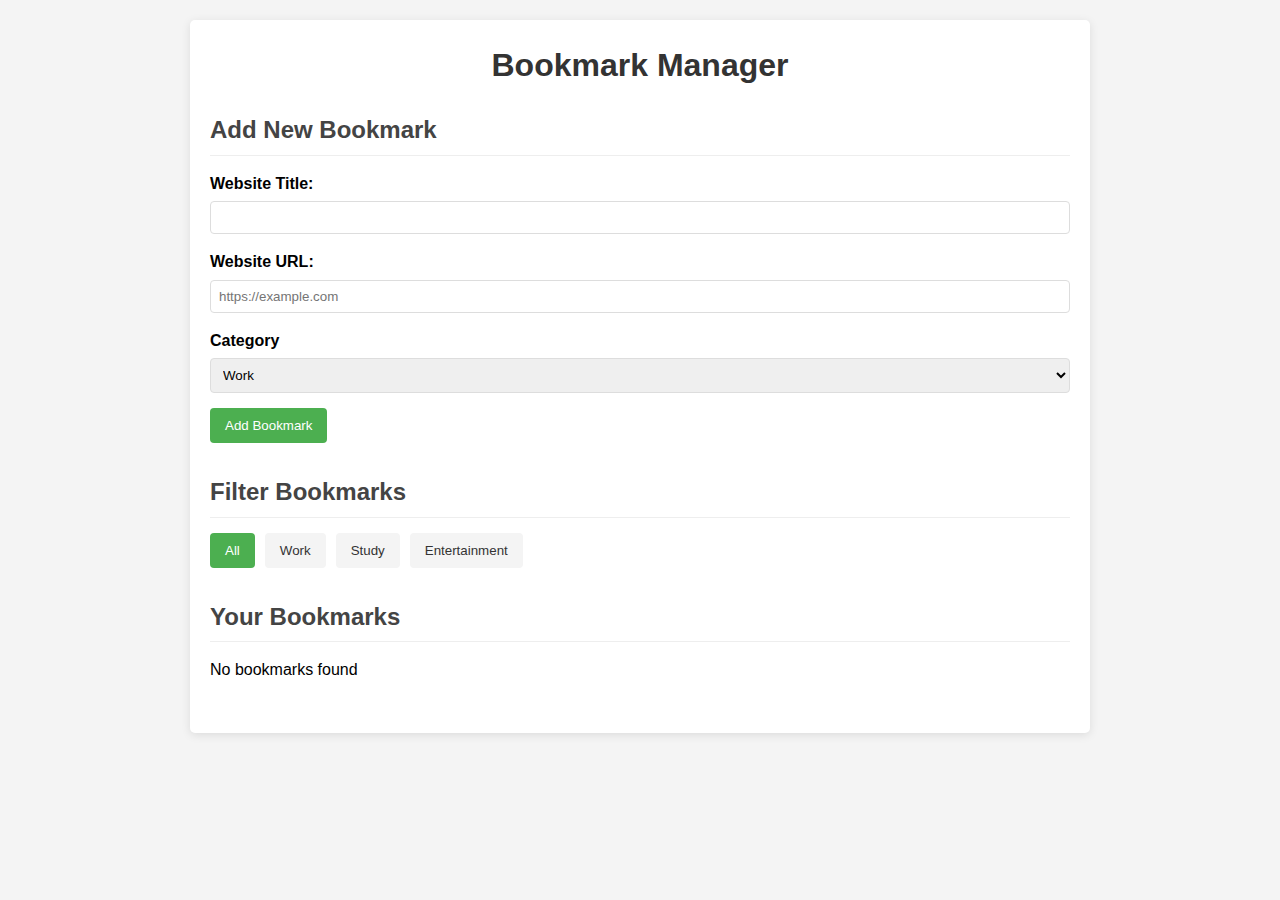
<file: BookmarkManager/index.html>
<!DOCTYPE html>
<html lang="en">
<head>
    <meta charset="UTF-8">
    <meta name="viewport" content="width=device-width, initial-scale=1.0">
    <title>Document</title>
    <link rel="stylesheet" href="style.css">
</head>
<body>
    <div class="container">
        <h1>Bookmark Manager</h1>
        <div class="add-bookmark-form">
        <h2>Add New Bookmark</h2>
        <form id="bookmark-form">
            <div class="form-group">
                <label>Website Title:</label>
                <input 
                type="text" 
                required 
                id="website-title">
            </div>
            

            <div class="form-group">
            <label>Website URL:</label>
            <input 
            type="text" 
            required 
            placeholder="https://example.com"
            id="website-url"
            >
            </div>

            <div class="form-group">
            <label>Category</label>
            <select id="category">
                <option>Work</option>
                <option>Study</option>
                <option>Entertainment</option>
            </select>
            </div>

            <button type="submit">Add Bookmark</button>
        </form>
        </div>


        <div class="filter-section">
            <h2>Filter Bookmarks</h2>
            <div class="filter-buttons">
                <button class="filter-btn active" data-filter="All">All</button>
                <button class="filter-btn" data-filter="Work">Work</button>
                <button class="filter-btn" data-filter="Study">Study</button>
                <button class="filter-btn" data-filter="Entertainment">Entertainment</button>
            </div>
        </div>

        <div class="bookmarks-container">
            <h2>Your Bookmarks</h2>
            <div id="bookmarks-list">
                <!-- <div class="bookmark-item">
                    <div class="bookmark-info">
                        <h3>Ikigai</h3>
                        <a src="https://en.wikipedia.org/wiki/Ikigai" class="bookmark-link">https://en.wikipedia.org/wiki/Ikigai</a>
                        <div class="bookmark-category">Work</div>
                    </div>
                    <button>Delete</button>
                </div>
                <div class="bookmark-item">
                    <div class="bookmark-info">
                        <h3>Atomic Habits</h3>
                        <a src="https://en.wikipedia.org/wiki/Ikigai" class="bookmark-link">https://en.wikipedia.org/wiki/Ikigai</a>
                        <div class="bookmark-category">Personal</div>
                    </div>
                    <button>Delete</button>
                </div>
            </div> -->
        </div>

    </div>
    <script src="script.js"></script>
</body>
</html>
</file>
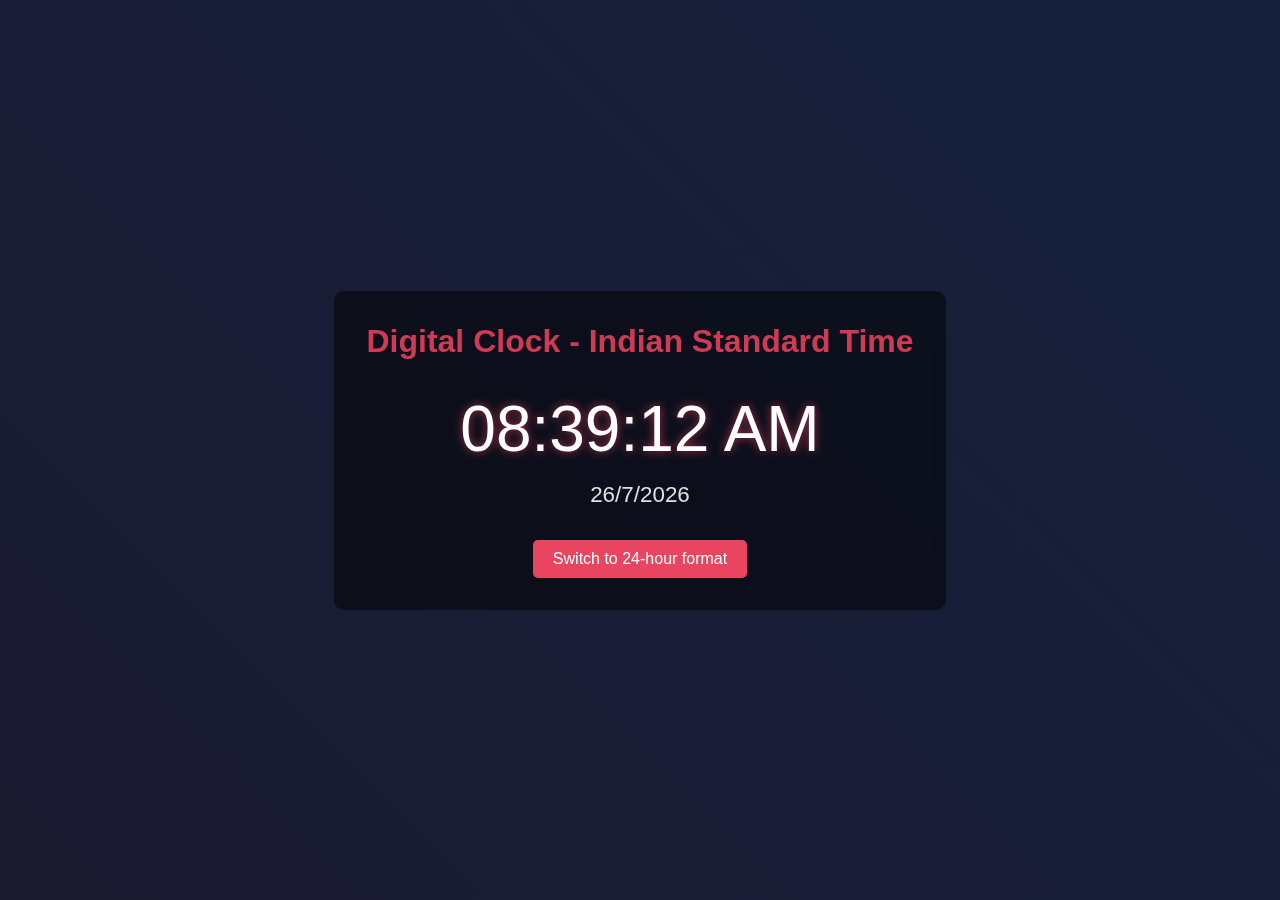
<file: DigitalClock/index.html>
<!DOCTYPE html>
<html lang="en">
<head>
    <meta charset="UTF-8">
    <meta name="viewport" content="width=device-width, initial-scale=1.0">
    <title>Digital Clock-IST</title>
    <link rel="stylesheet" href="style.css">
</head>
<body>
    <div class="container">
<h1>Digital Clock - Indian Standard Time</h1>
<div id="Time">08:39:12 AM</div>
<div id="date">01/07/2025</div>
<button>Switch to 24-hour format</button>
    </div>
    <script src="script.js"></script>
</body>
</html>
</file>
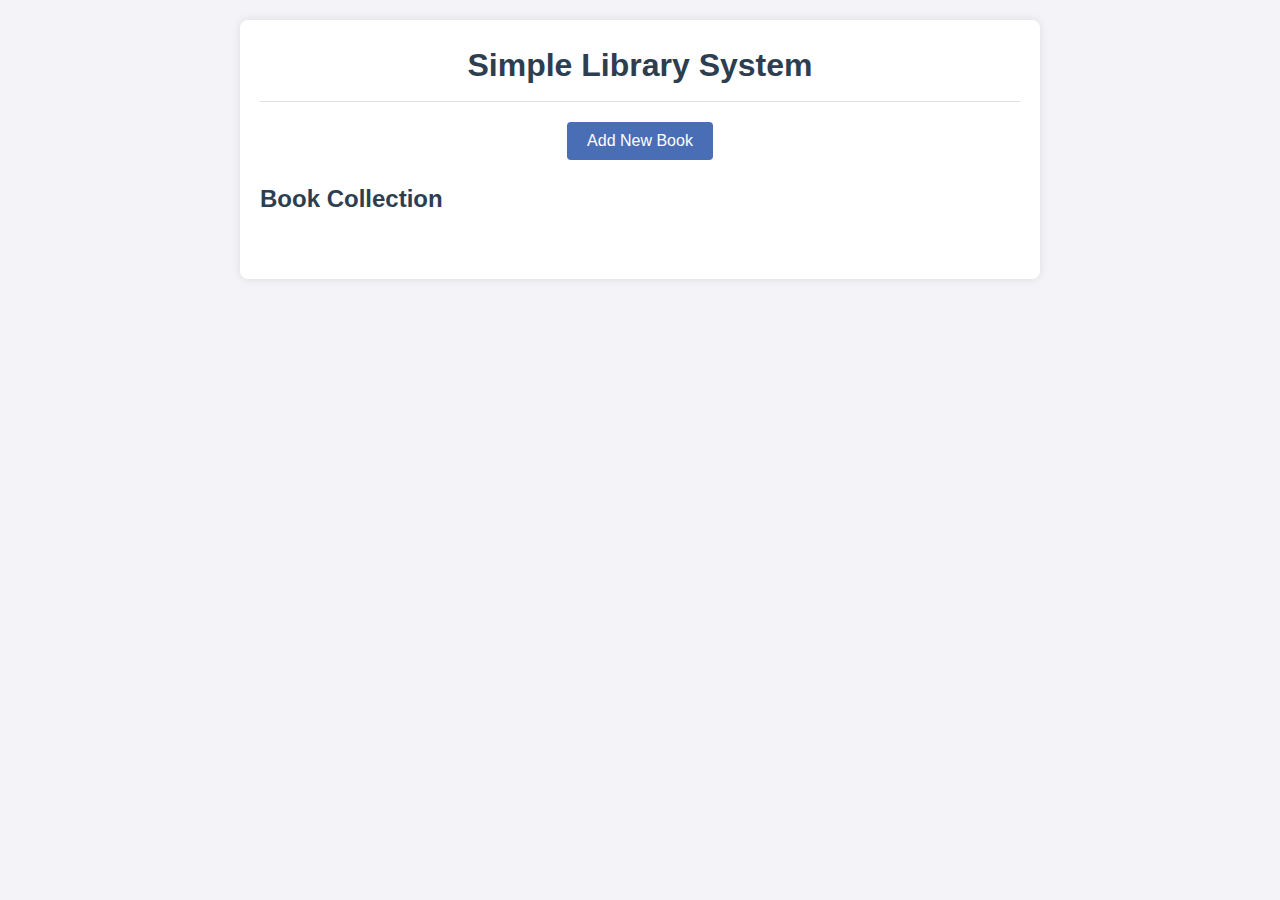
<file: docs/index.html>
<!DOCTYPE html>
<html lang="en">
<head>
    <meta charset="UTF-8">
    <meta name="viewport" content="width=device-width, initial-scale=1.0">
    <title>Document</title>
    <link rel="stylesheet" href="style.css">
</head>
<body>
    <div class="container">
        <header>
            <h1>Simple Library System</h1>
        </header>

        <main>
            <!--Button container-->
            <div class="button-container">
                <button id="toggle-form" class="toggle-btn">Add New Book</button>
            </div>

            <section class="add-book-section" style="display:none">
                <h2>Add New Book</h2>
                <!--form starts here-->

                <form id="book-form">

                    <!--contains two form groups-->
                    <div class="form-row">
                        <div class="form-group">
                            <label>Title:</label>
                            <input type="text" id="title" required>
                        </div>

                        <div class="form-group">
                            <label>Author:</label>
                            <input type="text" id="author" required>
                        </div>
                    </div>

                    <div class="form-group">
                        <label>Book Type:</label>
                        <select id="type">
                            <option>Physical</option>
                            <option>E-Book</option>
                        </select>
                    </div>

                    <!--form group if e-book is selected-->
                    <div class="form-group" style="display:none" id="ebook-details">
                        <label>File Size(MB):</label>
                        <input type="number" value="1" min="1" id="fileSize">
                    </div>

                    <button type="submit" class="btn-primary">Add Book</button>
                </form>
            </section>

            <!-- Section for adding new books, initially hidden -->
            <section class="library-section">
                <h2>Book Collection</h2>
                <div class="book-grid" id="book-list">

                <!--     <div class="book-card">
                        <h3 class="book-title">Pride and Prejudice</h3>
                        <div class="book-meta">Author: Jane Austen</div>
                        <div class="book-meta">Status: Available</div>
                        <div class="book-actions">
                            <button class="btn btn-borrow">Borrow</button>  
                            <button class="btn btn-remove">Remove</button>
                        </div>
                    </div>

                    <div class="book-card ebook">
                        <h3 class="book-title">Programming Basics</h3>
                        <div class="book-meta">Author: John Smith</div>
                        <div class="book-meta">Status: Available</div>
                        <div class="book-meta">File Size: 3.5 MB</div>
                        <div class="book-actions">
                            <button class="btn btn-borrow">Download</button>
                            <button class="btn btn-remove">Remove</button>
                        </div>
                    </div> -->

                </div>
            </section>
        </main>
    </div>
    <script src="script.js"></script>
</body>
</html>
</file>
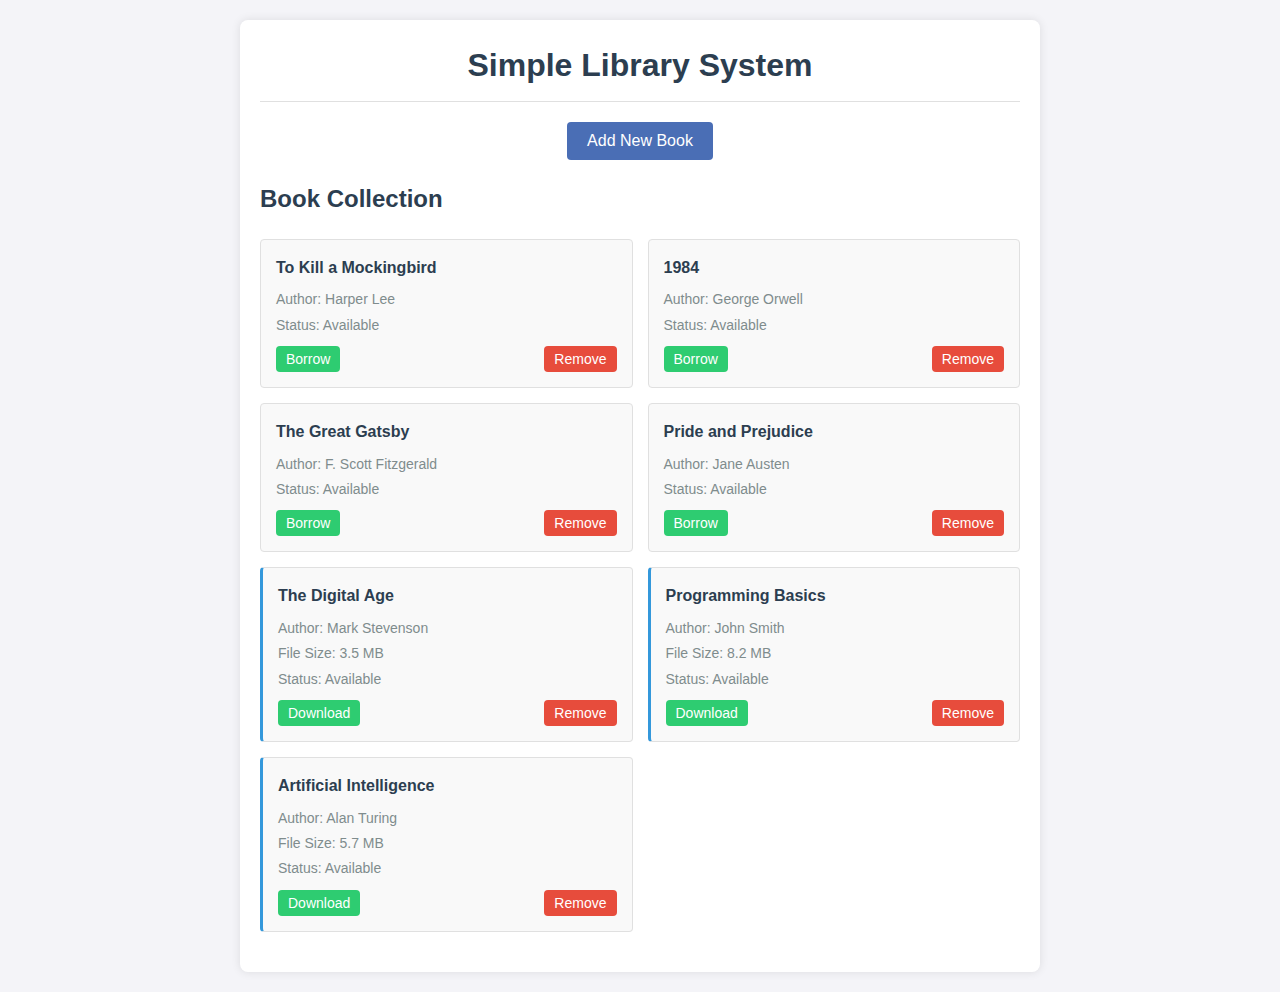
<file: libray/index.html>
<!DOCTYPE html>
<html lang="en">
<head>
    <meta charset="UTF-8">
    <meta name="viewport" content="width=device-width, initial-scale=1.0">
    <title>Document</title>
    <link rel="stylesheet" href="style.css">
</head>
<body>
    <div class="container">
        <header>
            <h1>Simple Library System</h1>
        </header>

        <main>
            <!--Button container-->
            <div class="button-container">
                <button id="toggle-form" class="toggle-btn">Add New Book</button>
            </div>

            <section class="add-book-section" style="display:none">
                <h2>Add New Book</h2>
                <!--form starts here-->

                <form id="book-form">

                    <!--contains two form groups-->
                    <div class="form-row">
                        <div class="form-group">
                            <label>Title:</label>
                            <input type="text" id="title" required>
                        </div>

                        <div class="form-group">
                            <label>Author:</label>
                            <input type="text" id="author" required>
                        </div>
                    </div>

                    <div class="form-group">
                        <label>Book Type:</label>
                        <select id="type">
                            <option>Physical</option>
                            <option>E-Book</option>
                        </select>
                    </div>

                    <!--form group if e-book is selected-->
                    <div class="form-group" style="display:none" id="ebook-details">
                        <label>File Size(MB):</label>
                        <input type="number" value="1" min="1" id="fileSize">
                    </div>

                    <button type="submit" class="btn-primary">Add Book</button>
                </form>
            </section>

            <!-- Section for adding new books, initially hidden -->
            <section class="library-section">
                <h2>Book Collection</h2>
                <div class="book-grid" id="book-list">

                <!--     <div class="book-card">
                        <h3 class="book-title">Pride and Prejudice</h3>
                        <div class="book-meta">Author: Jane Austen</div>
                        <div class="book-meta">Status: Available</div>
                        <div class="book-actions">
                            <button class="btn btn-borrow">Borrow</button>  
                            <button class="btn btn-remove">Remove</button>
                        </div>
                    </div>

                    <div class="book-card ebook">
                        <h3 class="book-title">Programming Basics</h3>
                        <div class="book-meta">Author: John Smith</div>
                        <div class="book-meta">Status: Available</div>
                        <div class="book-meta">File Size: 3.5 MB</div>
                        <div class="book-actions">
                            <button class="btn btn-borrow">Download</button>
                            <button class="btn btn-remove">Remove</button>
                        </div>
                    </div> -->

                </div>
            </section>
        </main>
    </div>
    <script src="script.js"></script>
</body>
</html>
</file>
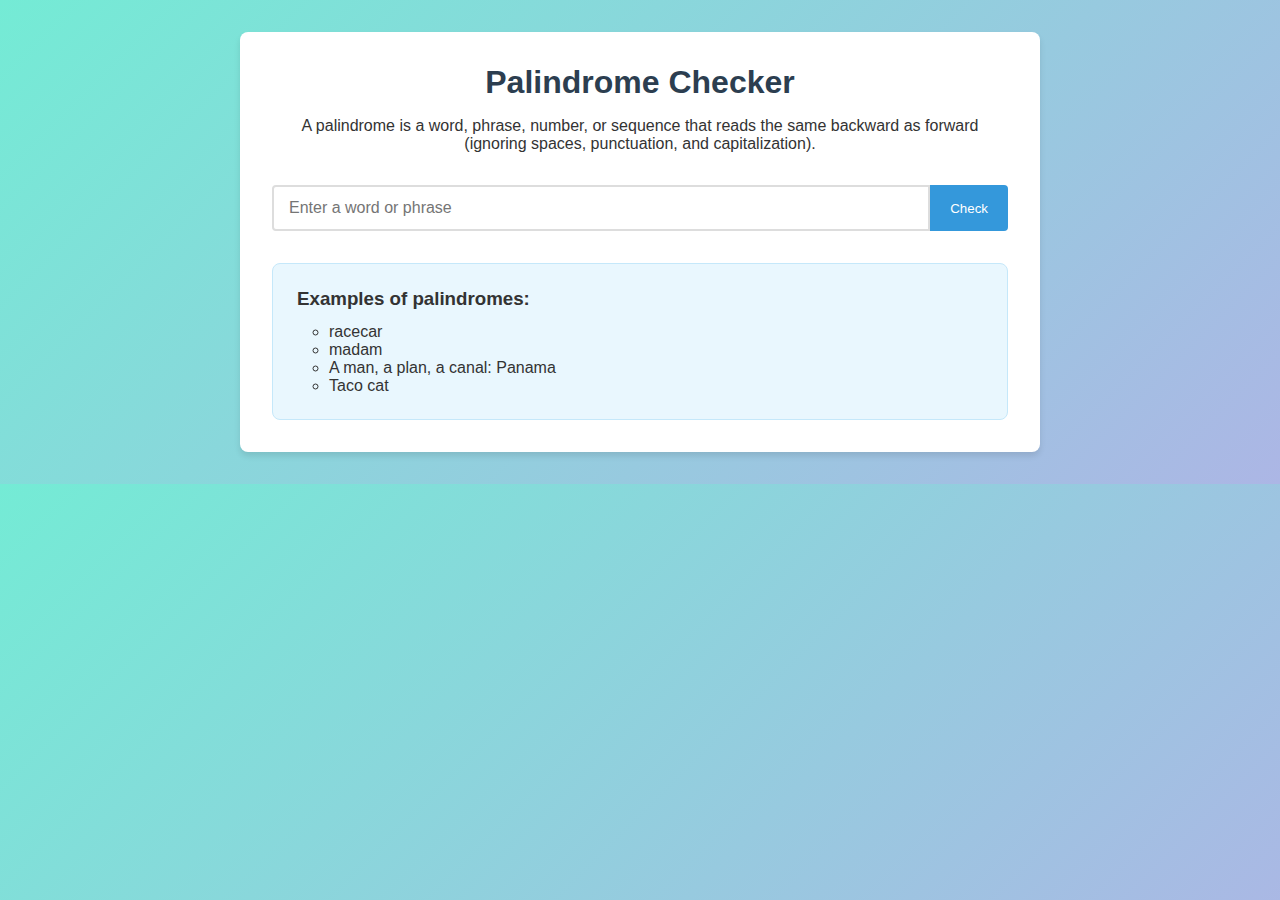
<file: PalindromeChecker/index.html>
<!DOCTYPE html>
<html lang="en">
<head>
  <meta charset="UTF-8">
  <meta name="viewport" content="width=device-width, initial-scale=1.0">
  <title>Document</title>
  <link rel="stylesheet" href="style.css">
</head>
<body>
  <div class="container">
    <h1>Palindrome Checker</h1>
    <div class="description">A palindrome is a word, phrase, number, or sequence that reads the same backward as forward (ignoring spaces, punctuation, and capitalization).

</div>
    <div class="input-section">
      <input type="text" id='palindromeinput' placeholder="Enter a word or phrase">
      <button id="check">Check</button></div>
    <div class="resultDiv success hidden">
      
        <h2 id="output">"mam" is a palindrome!</h2>
      <div id="emoji">🎉</div>
      
      
    </div>
    <div class="comparison hidden">
      <h3>Step-by-step Comparison</h3>
      <ul id="steps">
        <!-- <li><span>Step 1:</span>Comparing 'm' (position 1) with 'm' (position 3):<span id="stepmatch">Match!✓</span></li> -->

      </ul>
    </div>
    <div class="info-section">
      <h3>Examples of palindromes:</h3>
      <ul>
        <li>racecar</li>
        <li>madam</li>
        <li>A man, a plan, a canal: Panama</li>
        <li>Taco cat</li>
      </ul>
    </div>
  </div>
  <script src="script.js"></script>
</body>
</html>
</file>
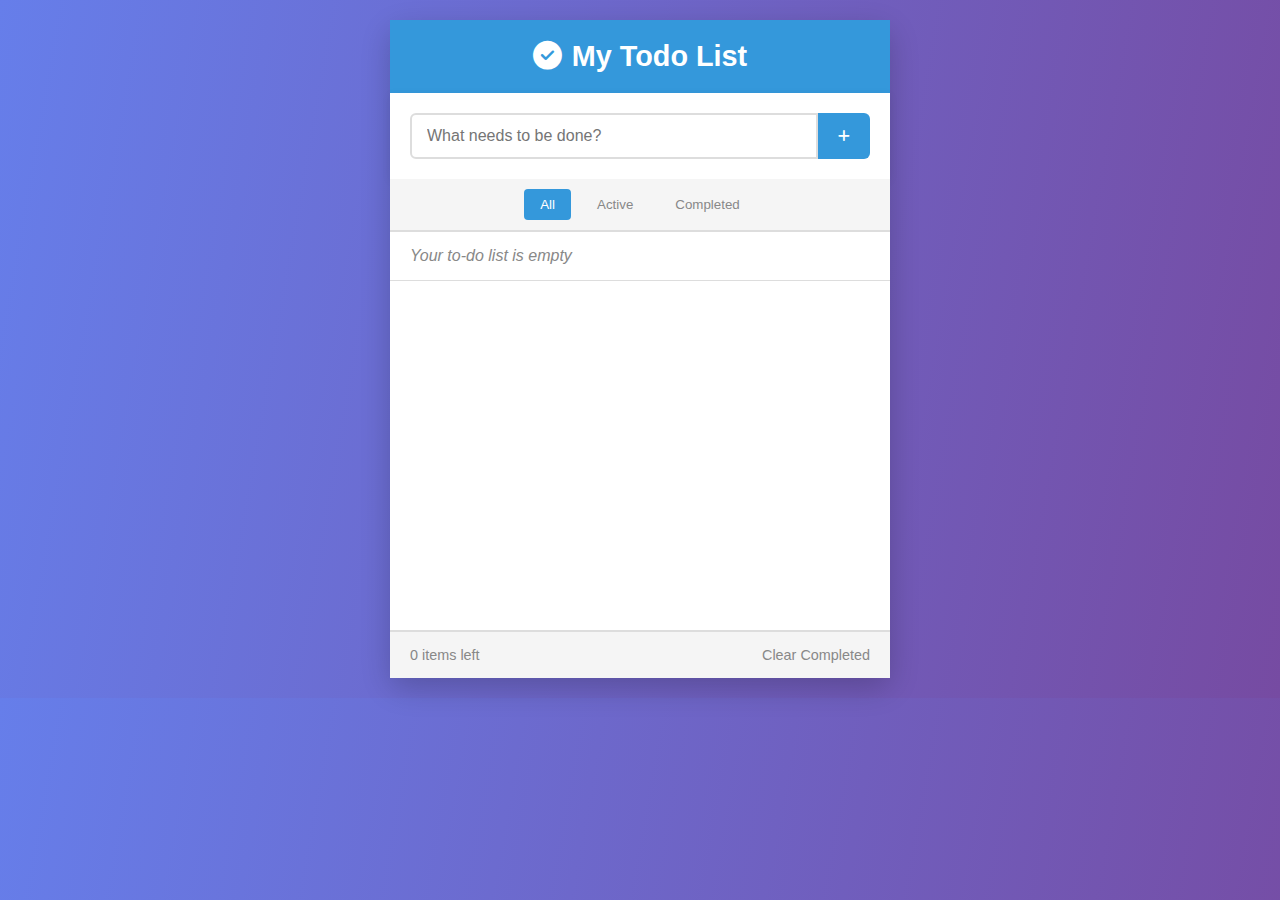
<file: todoList/index.html>
<!DOCTYPE html>
<html lang="en">
<head>
    <meta charset="UTF-8">
    <meta name="viewport" content="width=device-width, initial-scale=1.0">
    <title>Todo List</title>
    <link
    rel="stylesheet"
href="https://cdnjs.cloudflare.com/ajax/libs/font-awesome/6.7.2/css/all.min.css">
    <link rel="stylesheet" href="style.css">
</head>
<body>
    <div class="container">
       <h1><i class="fa-solid fa-circle-check"></i>My Todo List</h1> 
       <div class="input-container">
        <input
        type="text"
        id="new-task"
        placeholder="What needs to be done?"
        >
        <button id="add-task-btn">
            <i class="fa-solid fa-plus"></i>
        </button>
       </div>

       <div class="filters">
        <button class="filter-btn active" data-filter="all">All</button>
        <button class="filter-btn" data-filter="active">Active</button>
        <button class="filter-btn" data-filter="completed">Completed</button>
       </div>
       <ul id="task-list">
     <li class="empty-message">Your to-do list is empty</li>
         <!-- <li><input type="checkbox"><span class="completed">Eat breakfast</span><i class="fa-solid fa-trash delete-btn"></i></li>
        <li><input type="checkbox"><span>Study biology</span><i class="fa-solid fa-trash delete-btn"></i></li>
        <li><input type="checkbox"><span>Go to the gym</span><i class="fa-solid fa-trash delete-btn"></i></li> -->
       </ul>

       <div class="list-footer">
        <span id="counter">0 items left</span>
        <button id="clear">Clear Completed</button>
       </div>
    </div>
    <script src="script.js"></script>
</body>
</html>
</file>
<file: BookmarkManager/style.css>
* {
    padding:0;
    margin:0;
    box-sizing: border-box;
}


body {
  font-family: Arial, sans-serif;
  line-height: 1.6;
  background-color: #f4f4f4;
  padding: 20px;
}

.container {
  max-width: 900px;
  margin: 0 auto;
  background-color: white;
  padding: 20px;
  border-radius: 5px;
  box-shadow: 0 2px 10px rgba(0, 0, 0, 0.1);
}


h1 {
  text-align: center;
  margin-bottom: 20px;
  color: #333;
}

h2 {
  color: #444;
  margin-bottom: 15px;
  border-bottom: 1px solid #eee;
  padding-bottom: 5px;
}

.form-group {
  margin-bottom: 15px;
}

.form-group label {
  display: block;
  margin-bottom: 5px;
  font-weight: bold;
}


.form-group input,
.form-group select {
  width: 100%;
  padding: 8px;
  border: 1px solid #ddd;
  border-radius: 4px;
}


button {
  background-color: #4caf50;
  color: white;
  border: none;
  padding: 10px 15px;
  cursor: pointer;
  border-radius: 4px;
}

button:hover {
  background-color: #45a049;
}

.add-bookmark-form,
.filter-section,
.bookmarks-container {
  margin-bottom: 30px;
}


.filter-buttons {
  display: flex;
  gap: 10px;
  margin-bottom: 15px;
}

.filter-btn {
  background-color: #f4f4f4;
  color: #333;
}


.filter-btn.active {
  background-color: #4caf50;
  color: white;
}


.bookmark-item {
    display:flex;
    justify-content: space-between;
    align-items: center;
     background-color: #f9f9f9;
  border-left: 4px solid #4caf50;
  padding: 15px;
  margin-bottom: 10px;
  border-radius: 4px;
}

.bookmark-info h3 {
  margin-bottom: 5px;
}

.bookmark-category {
display:inline-block;
padding: 2px 8px;
  background-color: #e6e6e6;
  border-radius: 10px;
  font-size: 0.8em;
  margin-top: 5px;
}


.bookmark-link {
  color: #4caf50;
}

.bookmark-link:hover {
  text-decoration: underline;
}
</file>
<file: DigitalClock/style.css>
*{
    margin: 0;
    padding: 0;
    box-sizing: border-box;
    font-family: "Arial", sans-serif;
}
body{
    background:linear-gradient(45deg,#1a1a2e,#16213e);
    color:#fff;
    height:100vh;
    display:flex;
    justify-content: center;
    align-items: center;
    text-align: center;
}
.container{
    background-color:rgba(0, 0, 0, 0.5);
    box-shadow: rgba(0, 0, 0, 0.5);
    border-radius: 10px;
    backdrop-filter: blur(5px);
    padding:2rem;
}
h1{
    color:#cf3b54;
    margin-bottom: 2rem;
}
#Time{
    font-size:4rem;
    margin-bottom:1rem;
    text-shadow: 0 0 10px rgba(233, 69, 96, 0.7);
}
#date{
    font-size: 1.4rem;
    color:rgb(225, 224, 224);
    margin-bottom: 2rem;
}
button{
background-color:#e94560;
font-size:1rem;
padding:10px 20px;
transition:all 0.3s ease;
border:none;
border-radius: 5px;
color:white;
}
button:hover{
    background-color: #cf3b54;
    transform: scale(1.05);
    cursor: pointer;
}
</file>
<file: PalindromeChecker/style.css>
:root{
--primary-color: #3498db;
--secondary-color: #2980b9;
--danger-color: #e74c3c;
--success-color: #2ecc71;
--text-color: #333;
--light-gray: #f5f5f5;
--medium-gray: #ddd;
--dark-gray: #888;

}
*{
  margin: 0;
  padding: 0;
  box-sizing: border-box;
}
body{
  font-family: 'Segoe UI', Tahoma, Geneva, Verdana, sans-serif;
  background: linear-gradient(135deg, #74ebd5, #ACB6E5);
  color:var(--text-color);
  display: flex;
  justify-content: center;
}
.container{
  max-width:800px;
  margin: 2rem auto;
  padding: 2rem;
  background-color: white;
  border-radius: 8px;
box-shadow: 0 4px 6px rgba(0, 0, 0, 0.1);
}
h1{
  text-align: center;
  margin-bottom: 1rem;
color: #2c3e50;

}
h2{
  margin-bottom: 1.3rem;
}
.description{
  text-align :center;
margin-bottom:  2rem;

}
.input-section{
  display:flex;
  margin-bottom : 2rem;

}
.input-section input{
  outline: none;
 border-color: #3498db;
}
#palindromeinput{
  flex:1;
  padding: 12px 15px;
  font-size: 1rem;
  border: 2px solid #ddd;
  border-radius: 4px 0 0 4px;
  transition: border-color 0.3s;
}
#check{
 padding: 12px 20px;
background: #3498db;
border: none;
border-radius: 0 4px 4px 0;
 cursor: pointer;
color:white;
}
#check:hover{
  background: #2980b9;

}
.resultDiv{
 text-align: center;
padding: 1.5rem;
 margin-bottom: 1.5rem;
border-radius: 8px;
transition: all 0.3s;

}
.success{
border: 1px solid #c3e6cb;
padding:12px 20px ;
background-color: #e3f9ec;
border-radius: 8px;
}
.failure{
border: 1px solid #f5c6cb;
border-radius: 8px;
background-color: #f3bec3;
}
.comparison{
  padding : 1rem 1rem;
border-radius: 8px;
border: 1px solid #e9ecef;
margin-bottom: 2rem;
}
.comparison ul li{
  padding: 0.8rem;
margin-bottom: 0.5rem;
border-radius: 4px;
display: flex;
Justify-content: space-between;
align-items: center;

}
#emoji{
  font-size: 50px;
}

#steps li{
background-color: #e9ecef;
list-style: none;
 }
#stepmatch,.success{
  color:#2ecc71;
font-weight: bold;
}
#stepmismatch,.failure{
color: #dc3545;
font-weight: bold
 }
 .info-section{
  background: #e9f7fe;
padding: 1.5rem;
border-radius: 8px;
border: 1px solid #c5e8fa;

 }
.info-section h3{
  margin-bottom: 0.8rem;
}
.info-section ul{
  list-style-type: circle;
  padding-left: 2rem;
}
.hidden{
  display: none;
}
</file>
<file: todoList/style.css>
:root{
    --primary-color: #3498db;
  --secondary-color: #2980b9;
  --danger-color: #e74c3c;
  --success-color: #2ecc71;
  --text-color: #333;
  --light-gray: #f5f5f5;
  --medium-gray: #ddd;
  --dark-gray: #888;
  --white: #fff;
}

* {
    margin:0;
    padding:0;
    box-sizing:border-box;
}

body{
    font-family: "Segoe UI", Tahoma, Geneva, Verdana, sans-serif;
    background:linear-gradient(100deg, #667eea 0%, #764ba2 100%);
    color:var(--text-color);
    display:flex;
    justify-content: center;
    align-items: center;
    padding:20px;
}

.container {
    background-color: var(--white);
     border-radius: 12px;
     box-shadow: 0 10px 30px rgba(0, 0, 0, 0.2);
     max-width: 500px;
     width:100%;
}

h1 {
    background-color: var(--primary-color);
    color:white;
    padding:20px;
    text-align: center;
    font-size: 1.8rem;
    font-weight: 600;
}

h1 i {
    margin-right: 10px;
}

.input-container {
    display: flex;
    padding:20px;
    box-shadow: 0 2px 10px rgba(0, 0, 0, 0.05);
}

.input-container input {
    flex-grow: 1;
    padding:12px 15px;
    border:2px solid var(--medium-gray);
    border-radius: 6px 0 0 6px;
    font-size: 1rem;
}

.input-container input:focus {
    outline:none;
    border-color: var(--primary-color);

}

.input-container button {
    padding:12px 20px;
    background-color:var(--primary-color) ;
    color: white;
    border:none;
    border-radius: 0 6px 6px 0;
    cursor: pointer;
    transition: background-color 0.3s;
}

.input-container button:hover{
    background-color: var(--secondary-color);
}

.filters {
    display:flex;
    justify-content: center;
    background-color: var(--light-gray);
    padding: 10px;
    border-bottom: 1px solid var(--medium-gray);
}

.filter-btn {
    padding:8px 16px;
    color:var(--dark-gray);
    border:none;
    border-radius: 4px;
    background: none;
    margin:0 5px;
    cursor:pointer;
    font-weight: 500;
}

.filter-btn:hover{
    background-color: rgba(0, 0, 0, 0.05);
}

.filter-btn.active {
    background-color:var(--primary-color);
    color:white;
}

ul {
    list-style: none;
    height: 400px;
    border-top: 1px solid var(--medium-gray);
    border-bottom: 1px solid var(--medium-gray);
}

ul li {
    display: flex;
    align-items: center;
    padding: 15px 20px;
    border-bottom: 1px solid var(--medium-gray);
}

ul li:hover{
    background-color: var(--light-gray);
}

ul li input {
    margin-right: 15px;
    width: 20px;
    height: 20px;
    cursor: pointer;
    accent-color: var(--success-color);
}

ul li span {
    flex-grow:1;
    word-break: break-word;
}

ul li span.completed{
    text-decoration: line-through;
    color: var(--dark-gray);
}

ul li button{
   color:var(--danger-color);
    cursor: pointer;
    padding:5px;
    visibility:hidden;
    background: none;
    border:none;
}

ul li:hover button{
    visibility: visible;
}

.list-footer {
    display: flex;
    justify-content: space-between;
    align-items: center;
    padding: 15px 20px;
    background-color: var(--light-gray);
    border-top: 1px solid var(--medium-gray);
    color: var(--dark-gray);
    font-size: 0.9rem;
}

.list-footer button {
    border: none;
    background: none;
    color: var(--dark-gray);
    cursor: pointer;
    font-size: 0.9rem;
}

.list-footer button:hover {
    color:var(--danger-color);
    text-decoration: underline;
}
.empty-message{
    font-style: italic;
    color: var(--dark-gray);
}
</file>
<file: docs/style.css>
/* Universal selector: Resets margin and padding, sets box-sizing */
* {
  margin: 0;
  padding: 0;
  box-sizing: border-box;
}

/* Body styles: Sets font, line height, background color, padding, and text color */
body {
  font-family: "Arial", sans-serif;
  line-height: 1.6;
  background-color: #f4f4f8;
  padding: 20px;
  color: #333;
}

/* Container styles: Sets max width, centers content, adds background, padding, border radius, and shadow */
.container {
  max-width: 800px;
  margin: 0 auto;
  background-color: white;
  padding: 20px;
  border-radius: 8px;
  box-shadow: 0 0 10px rgba(0, 0, 0, 0.1);
}

/* Header styles: Centers text, adds bottom margin and border */
header {
  text-align: center;
  margin-bottom: 20px;
  padding-bottom: 10px;
  border-bottom: 1px solid #e0e0e0;
}

/* Heading styles: Sets color for h1 and h2 */
h1,
h2 {
  color: #2c3e50;
}

/* Header paragraph styles: Sets color */
header p {
  color: #7f8c8d;
}

/* Tabs container styles: Uses flexbox, adds bottom margin and border */
.tabs {
  display: flex;
  margin-bottom: 20px;
  border-bottom: 1px solid #ddd;
}

/* Tab button styles: Sets background, border, padding, cursor, margin, and border radius */
.tab-btn {
  background-color: #f4f4f4;
  border: none;
  padding: 10px 20px;
  cursor: pointer;
  margin-right: 5px;
  border-radius: 5px 5px 0 0;
}

/* Active tab button styles: Sets background color and text color */
.tab-btn.active {
  background-color: #4a6eb5;
  color: white;
}

/* Tab content styles: Hides content by default, adds padding */
.tab-content {
  display: none;
  padding: 20px 0;
}

/* Active tab content styles: Displays content */
.tab-content.active {
  display: block;
}

/* Form row styles: Uses flexbox, adds gap and bottom margin */
.form-row {
  display: flex;
  gap: 15px;
  margin-bottom: 15px;
}

/* Form group styles: Allows flexible growth, adds bottom margin */
.form-group {
  flex: 1;
  margin-bottom: 15px;
}

/* Label styles: Displays as block, adds bottom margin and bold font weight */
label {
  display: block;
  margin-bottom: 5px;
  font-weight: bold;
}

/* Input and select styles: Sets width, padding, border, and border radius */
input,
select {
  width: 100%;
  padding: 8px;
  border: 1px solid #ddd;
  border-radius: 4px;
}

/* Primary button styles: Sets background, color, border, padding, radius, cursor, and width */
.btn-primary {
  background-color: #4a6eb5;
  color: white;
  border: none;
  padding: 10px;
  border-radius: 4px;
  cursor: pointer;
  width: 100%;
}

/* Primary button hover styles: Changes background color on hover */
.btn-primary:hover {
  background-color: #3a5894;
}

/* Book grid styles: Uses CSS grid for layout, sets columns and gap, adds top margin */
.book-grid {
  display: grid;
  grid-template-columns: repeat(auto-fill, minmax(250px, 1fr));
  gap: 15px;
  margin-top: 20px;
}

/* Book card styles: Sets background, border, radius, padding, position, transition, and animation */
.book-card {
  background-color: #f9f9f9;
  border: 1px solid #e0e0e0;
  border-radius: 4px;
  padding: 15px;
  position: relative;
  transition: transform 0.2s ease;
  animation: fadeIn 0.5s ease;
}

/* Book card hover styles: Translates card upwards and adds shadow */
.book-card:hover {
  transform: translateY(-3px);
  box-shadow: 0 3px 8px rgba(0, 0, 0, 0.1);
}

/* Borrowed book card styles: Adds a red left border */
.book-card.borrowed {
  border-left: 3px solid #e74c3c;
}

/* Available book card styles: Adds a green left border */
.book-card.available {
  border-left: 4px solid #27ae60;
}

/* Ebook card styles: Adds a blue left border (overrides others) */
.ebook {
  border-left: 3px solid #3498db !important; /* Important to override other border styles */
}

/* Book title styles: Sets font size, bottom margin, and color */
.book-title {
  font-size: 16px;
  margin-bottom: 8px;
  color: #2c3e50;
}

/* Book metadata styles: Sets font size, bottom margin, and color */
.book-meta {
  font-size: 14px;
  margin-bottom: 3px;
  color: #7f8c8d;
}

/* Book details container styles: Adds top margin */
.book-details {
  margin-top: 15px;
}

/* Book actions container styles: Uses flexbox to space buttons, adds top margin */
.book-actions {
  display: flex;
  justify-content: space-between;
  margin-top: 10px;
}

/* General button styles: Sets padding, border, radius, cursor, and font size */
.btn {
  padding: 5px 10px;
  border: none;
  border-radius: 4px;
  cursor: pointer;
  font-size: 14px;
}

/* Borrow button styles: Sets background color and text color */
.btn-borrow {
  background-color: #2ecc71;
  color: white;
}

/* Return button styles: Sets background color and text color */
.btn-return {
  background-color: #3498db;
  color: white;
}

/* Remove button styles: Sets background color and text color */
.btn-remove {
  background-color: #e74c3c;
  color: white;
}

/* Search bar container styles: Uses flexbox, adds bottom margin */
.search-bar {
  display: flex;
  margin-bottom: 20px;
}

/* Search bar input styles: Allows flexible growth, sets padding, border, and border radius */
.search-bar input {
  flex: 1;
  padding: 10px;
  border: 1px solid #ddd;
  border-radius: 4px 0 0 4px;
}

/* Search bar button styles: Sets padding, background, color, border, radius, and cursor */
.search-bar button {
  padding: 0 20px;
  background-color: #4a6eb5;
  color: white;
  border: none;
  border-radius: 0 4px 4px 0;
  cursor: pointer;
}

/* Filter options container styles: Uses flexbox, adds gap and bottom margin */
.filter-options {
  display: flex;
  gap: 10px;
  margin-bottom: 20px;
}

/* Filter options select styles: Allows flexible growth */
.filter-options select {
  flex: 1;
}

/* Modal styles: Hides modal by default, sets fixed position, z-index, dimensions, and background */
.modal {
  display: none;
  position: fixed;
  z-index: 999;
  left: 0;
  top: 0;
  width: 100%;
  height: 100%;
  background-color: rgba(0, 0, 0, 0.5);
}

/* Modal content styles: Sets background, margin, padding, width, radius, shadow, and position */
.modal-content {
  background-color: white;
  margin: 10% auto;
  padding: 30px;
  width: 50%;
  border-radius: 8px;
  box-shadow: 0 5px 20px rgba(0, 0, 0, 0.2);
  position: relative;
}

/* Close modal button styles: Sets position, font size, weight, and cursor */
.close-modal {
  position: absolute;
  right: 20px;
  top: 10px;
  font-size: 28px;
  font-weight: bold;
  cursor: pointer;
}

/* Modal actions container styles: Adds top margin, uses flexbox to align buttons, adds gap */
#modal-actions {
  margin-top: 20px;
  display: flex;
  justify-content: flex-end;
  gap: 10px;
}

/* Status badge styles: Displays inline-block, sets padding, radius, font size, color, and top margin */
.status-badge {
  display: inline-block;
  padding: 4px 8px;
  border-radius: 20px;
  font-size: 12px;
  color: white;
  margin-top: 5px;
}

/* Available status badge styles: Sets background color */
.status-available {
  background-color: #27ae60;
}

/* Borrowed status badge styles: Sets background color */
.status-borrowed {
  background-color: #e74c3c;
}

/* Ebook status badge styles: Sets background color */
.status-ebook {
  background-color: #3498db;
}

/* Add book and library section styles: Adds bottom margin */
.add-book-section,
.library-section {
  margin-bottom: 20px;
}

/* Button container styles: Centers text, adds bottom margin */
.button-container {
  text-align: center;
  margin-bottom: 20px;
}

/* Toggle button styles: Sets background, color, border, padding, radius, cursor, font size, and transition */
.toggle-btn {
  background-color: #4a6eb5;
  color: white;
  border: none;
  padding: 10px 20px;
  border-radius: 4px;
  cursor: pointer;
  font-size: 16px;
  transition: background-color 0.2s;
}

/* Toggle button hover styles: Changes background color on hover */
.toggle-btn:hover {
  background-color: #3a5894;
}

.dragging {
            opacity: 0.5;
            border-color: #4f46e5;
        }

/* Fade-in animation keyframes */
@keyframes fadeIn {
  from {
    opacity: 0;
    transform: translateY(10px);
  }
  to {
    opacity: 1;
    transform: translateY(0);
  }
}
</file>
<file: libray/style.css>
/* Universal selector: Resets margin and padding, sets box-sizing */
* {
  margin: 0;
  padding: 0;
  box-sizing: border-box;
}

/* Body styles: Sets font, line height, background color, padding, and text color */
body {
  font-family: "Arial", sans-serif;
  line-height: 1.6;
  background-color: #f4f4f8;
  padding: 20px;
  color: #333;
}

/* Container styles: Sets max width, centers content, adds background, padding, border radius, and shadow */
.container {
  max-width: 800px;
  margin: 0 auto;
  background-color: white;
  padding: 20px;
  border-radius: 8px;
  box-shadow: 0 0 10px rgba(0, 0, 0, 0.1);
}

/* Header styles: Centers text, adds bottom margin and border */
header {
  text-align: center;
  margin-bottom: 20px;
  padding-bottom: 10px;
  border-bottom: 1px solid #e0e0e0;
}

/* Heading styles: Sets color for h1 and h2 */
h1,
h2 {
  color: #2c3e50;
}

/* Header paragraph styles: Sets color */
header p {
  color: #7f8c8d;
}

/* Tabs container styles: Uses flexbox, adds bottom margin and border */
.tabs {
  display: flex;
  margin-bottom: 20px;
  border-bottom: 1px solid #ddd;
}

/* Tab button styles: Sets background, border, padding, cursor, margin, and border radius */
.tab-btn {
  background-color: #f4f4f4;
  border: none;
  padding: 10px 20px;
  cursor: pointer;
  margin-right: 5px;
  border-radius: 5px 5px 0 0;
}

/* Active tab button styles: Sets background color and text color */
.tab-btn.active {
  background-color: #4a6eb5;
  color: white;
}

/* Tab content styles: Hides content by default, adds padding */
.tab-content {
  display: none;
  padding: 20px 0;
}

/* Active tab content styles: Displays content */
.tab-content.active {
  display: block;
}

/* Form row styles: Uses flexbox, adds gap and bottom margin */
.form-row {
  display: flex;
  gap: 15px;
  margin-bottom: 15px;
}

/* Form group styles: Allows flexible growth, adds bottom margin */
.form-group {
  flex: 1;
  margin-bottom: 15px;
}

/* Label styles: Displays as block, adds bottom margin and bold font weight */
label {
  display: block;
  margin-bottom: 5px;
  font-weight: bold;
}

/* Input and select styles: Sets width, padding, border, and border radius */
input,
select {
  width: 100%;
  padding: 8px;
  border: 1px solid #ddd;
  border-radius: 4px;
}

/* Primary button styles: Sets background, color, border, padding, radius, cursor, and width */
.btn-primary {
  background-color: #4a6eb5;
  color: white;
  border: none;
  padding: 10px;
  border-radius: 4px;
  cursor: pointer;
  width: 100%;
}

/* Primary button hover styles: Changes background color on hover */
.btn-primary:hover {
  background-color: #3a5894;
}

/* Book grid styles: Uses CSS grid for layout, sets columns and gap, adds top margin */
.book-grid {
  display: grid;
  grid-template-columns: repeat(auto-fill, minmax(250px, 1fr));
  gap: 15px;
  margin-top: 20px;
}

/* Book card styles: Sets background, border, radius, padding, position, transition, and animation */
.book-card {
  background-color: #f9f9f9;
  border: 1px solid #e0e0e0;
  border-radius: 4px;
  padding: 15px;
  position: relative;
  transition: transform 0.2s ease;
  animation: fadeIn 0.5s ease;
}

/* Book card hover styles: Translates card upwards and adds shadow */
.book-card:hover {
  transform: translateY(-3px);
  box-shadow: 0 3px 8px rgba(0, 0, 0, 0.1);
}

/* Borrowed book card styles: Adds a red left border */
.book-card.borrowed {
  border-left: 3px solid #e74c3c;
}

/* Available book card styles: Adds a green left border */
.book-card.available {
  border-left: 4px solid #27ae60;
}

/* Ebook card styles: Adds a blue left border (overrides others) */
.ebook {
  border-left: 3px solid #3498db !important; /* Important to override other border styles */
}

/* Book title styles: Sets font size, bottom margin, and color */
.book-title {
  font-size: 16px;
  margin-bottom: 8px;
  color: #2c3e50;
}

/* Book metadata styles: Sets font size, bottom margin, and color */
.book-meta {
  font-size: 14px;
  margin-bottom: 3px;
  color: #7f8c8d;
}

/* Book details container styles: Adds top margin */
.book-details {
  margin-top: 15px;
}

/* Book actions container styles: Uses flexbox to space buttons, adds top margin */
.book-actions {
  display: flex;
  justify-content: space-between;
  margin-top: 10px;
}

/* General button styles: Sets padding, border, radius, cursor, and font size */
.btn {
  padding: 5px 10px;
  border: none;
  border-radius: 4px;
  cursor: pointer;
  font-size: 14px;
}

/* Borrow button styles: Sets background color and text color */
.btn-borrow {
  background-color: #2ecc71;
  color: white;
}

/* Return button styles: Sets background color and text color */
.btn-return {
  background-color: #3498db;
  color: white;
}

/* Remove button styles: Sets background color and text color */
.btn-remove {
  background-color: #e74c3c;
  color: white;
}

/* Search bar container styles: Uses flexbox, adds bottom margin */
.search-bar {
  display: flex;
  margin-bottom: 20px;
}

/* Search bar input styles: Allows flexible growth, sets padding, border, and border radius */
.search-bar input {
  flex: 1;
  padding: 10px;
  border: 1px solid #ddd;
  border-radius: 4px 0 0 4px;
}

/* Search bar button styles: Sets padding, background, color, border, radius, and cursor */
.search-bar button {
  padding: 0 20px;
  background-color: #4a6eb5;
  color: white;
  border: none;
  border-radius: 0 4px 4px 0;
  cursor: pointer;
}

/* Filter options container styles: Uses flexbox, adds gap and bottom margin */
.filter-options {
  display: flex;
  gap: 10px;
  margin-bottom: 20px;
}

/* Filter options select styles: Allows flexible growth */
.filter-options select {
  flex: 1;
}

/* Modal styles: Hides modal by default, sets fixed position, z-index, dimensions, and background */
.modal {
  display: none;
  position: fixed;
  z-index: 999;
  left: 0;
  top: 0;
  width: 100%;
  height: 100%;
  background-color: rgba(0, 0, 0, 0.5);
}

/* Modal content styles: Sets background, margin, padding, width, radius, shadow, and position */
.modal-content {
  background-color: white;
  margin: 10% auto;
  padding: 30px;
  width: 50%;
  border-radius: 8px;
  box-shadow: 0 5px 20px rgba(0, 0, 0, 0.2);
  position: relative;
}

/* Close modal button styles: Sets position, font size, weight, and cursor */
.close-modal {
  position: absolute;
  right: 20px;
  top: 10px;
  font-size: 28px;
  font-weight: bold;
  cursor: pointer;
}

/* Modal actions container styles: Adds top margin, uses flexbox to align buttons, adds gap */
#modal-actions {
  margin-top: 20px;
  display: flex;
  justify-content: flex-end;
  gap: 10px;
}

/* Status badge styles: Displays inline-block, sets padding, radius, font size, color, and top margin */
.status-badge {
  display: inline-block;
  padding: 4px 8px;
  border-radius: 20px;
  font-size: 12px;
  color: white;
  margin-top: 5px;
}

/* Available status badge styles: Sets background color */
.status-available {
  background-color: #27ae60;
}

/* Borrowed status badge styles: Sets background color */
.status-borrowed {
  background-color: #e74c3c;
}

/* Ebook status badge styles: Sets background color */
.status-ebook {
  background-color: #3498db;
}

/* Add book and library section styles: Adds bottom margin */
.add-book-section,
.library-section {
  margin-bottom: 20px;
}

/* Button container styles: Centers text, adds bottom margin */
.button-container {
  text-align: center;
  margin-bottom: 20px;
}

/* Toggle button styles: Sets background, color, border, padding, radius, cursor, font size, and transition */
.toggle-btn {
  background-color: #4a6eb5;
  color: white;
  border: none;
  padding: 10px 20px;
  border-radius: 4px;
  cursor: pointer;
  font-size: 16px;
  transition: background-color 0.2s;
}

/* Toggle button hover styles: Changes background color on hover */
.toggle-btn:hover {
  background-color: #3a5894;
}

.dragging {
            opacity: 0.5;
            border-color: #4f46e5;
        }

/* Fade-in animation keyframes */
@keyframes fadeIn {
  from {
    opacity: 0;
    transform: translateY(10px);
  }
  to {
    opacity: 1;
    transform: translateY(0);
  }
}
</file>
